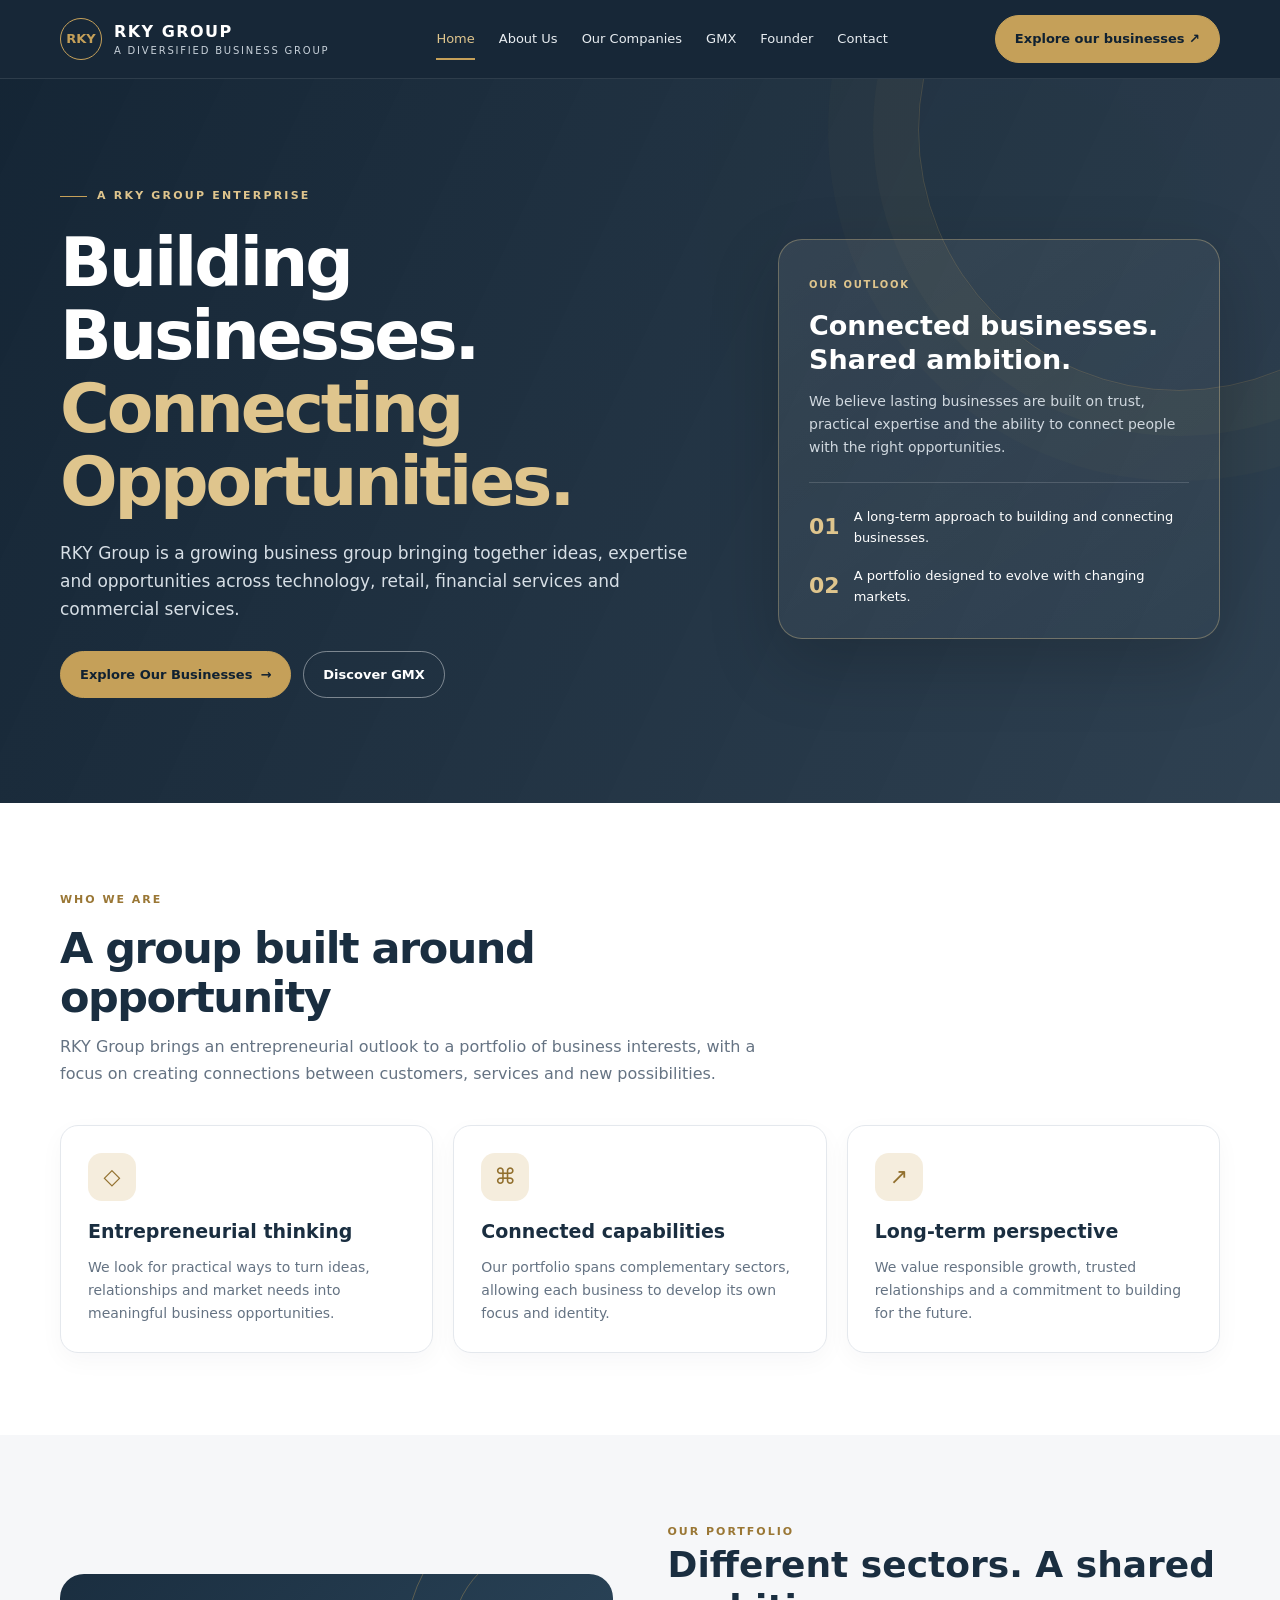
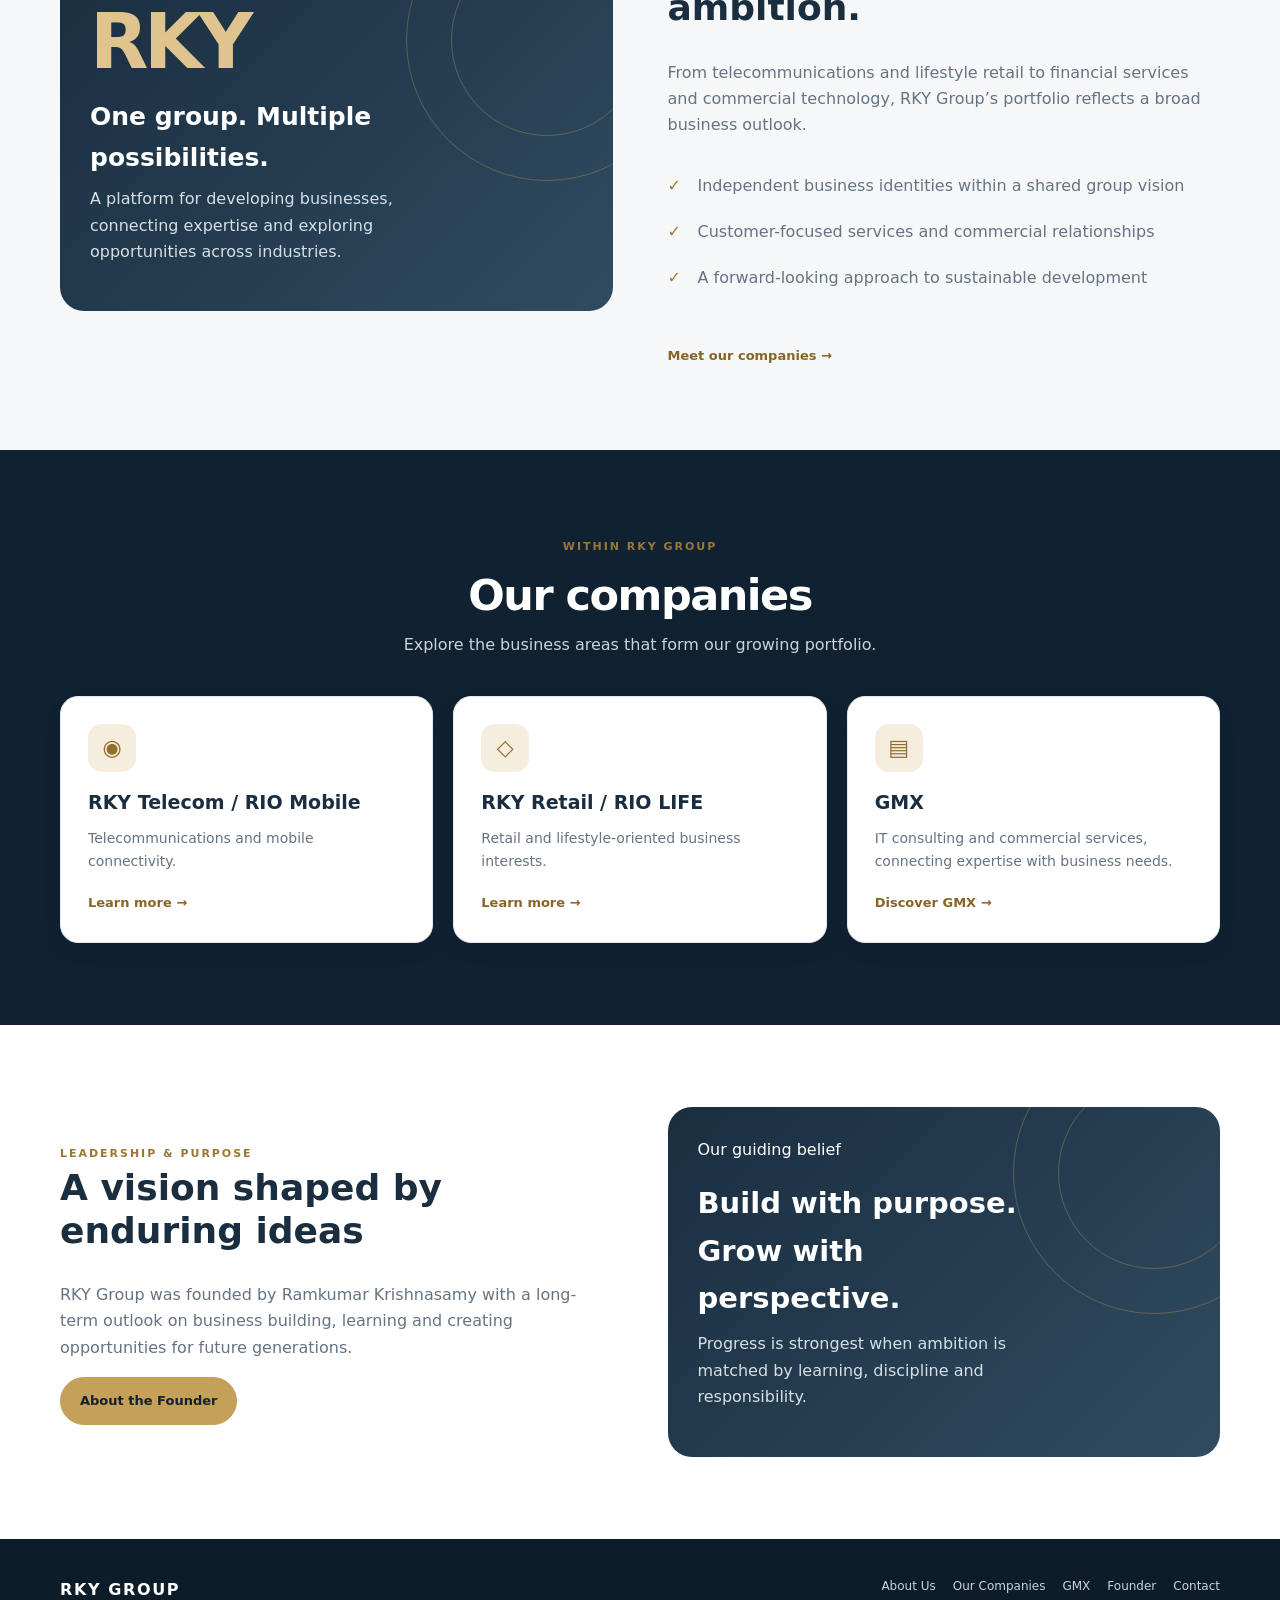
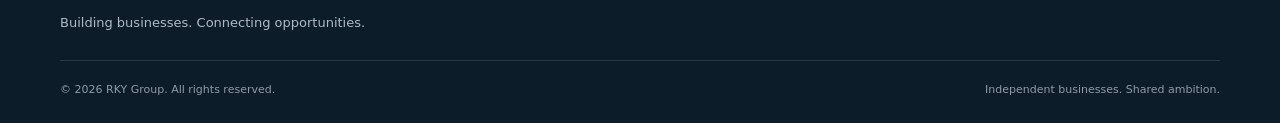
<file: index.html>
<!doctype html><html lang="en"><head><meta charset="utf-8"><meta name="viewport" content="width=device-width,initial-scale=1"><meta name="description" content="RKY Group brings together businesses across technology, retail, financial services and commercial services."><title>RKY Group | Building Businesses. Connecting Opportunities.</title><link rel="stylesheet" href="styles.css"></head><body><header class="site-header"><div class="container nav-wrap"><a class="brand" href="index.html"><span class="brand-mark">RKY</span><span>RKY GROUP<small>A DIVERSIFIED BUSINESS GROUP</small></span></a><button class="menu-toggle" aria-expanded="false" aria-label="Open navigation">☰</button><nav class="nav-links" aria-label="Main navigation"><a href="index.html" aria-current="page">Home</a><a href="about.html">About Us</a><a href="companies.html">Our Companies</a><a href="gmx.html">GMX</a><a href="founder.html">Founder</a><a href="contact.html">Contact</a></nav><a class="nav-cta" href="companies.html">Explore our businesses ↗</a></div></header><main><section class="hero"><div class="container hero-grid"><div><span class="eyebrow">A RKY Group Enterprise</span><h1>Building Businesses.<br><span>Connecting Opportunities.</span></h1><p class="hero-copy">RKY Group is a growing business group bringing together ideas, expertise and opportunities across technology, retail, financial services and commercial services.</p><div class="hero-actions"><a class="button" href="companies.html">Explore Our Businesses <span>→</span></a><a class="button secondary" href="gmx.html">Discover GMX</a></div></div><aside class="hero-panel"><span class="panel-label">Our outlook</span><h2>Connected businesses.<br>Shared ambition.</h2><p>We believe lasting businesses are built on trust, practical expertise and the ability to connect people with the right opportunities.</p><div class="panel-rule"></div><div class="panel-stat"><b>01</b><span>A long-term approach to building and connecting businesses.</span></div><div class="panel-stat" style="margin-top:16px"><b>02</b><span>A portfolio designed to evolve with changing markets.</span></div></aside></div></section><section class="section"><div class="container"><div class="section-heading"><span class="kicker">Who we are</span><h2>A group built around opportunity</h2><p>RKY Group brings an entrepreneurial outlook to a portfolio of business interests, with a focus on creating connections between customers, services and new possibilities.</p></div><div class="card-grid"><article class="card"><div class="card-icon">◇</div><h3>Entrepreneurial thinking</h3><p>We look for practical ways to turn ideas, relationships and market needs into meaningful business opportunities.</p></article><article class="card"><div class="card-icon">⌘</div><h3>Connected capabilities</h3><p>Our portfolio spans complementary sectors, allowing each business to develop its own focus and identity.</p></article><article class="card"><div class="card-icon">↗</div><h3>Long-term perspective</h3><p>We value responsible growth, trusted relationships and a commitment to building for the future.</p></article></div></div></section><section class="section soft"><div class="container split"><div class="visual-frame"><div class="visual-content"><div class="big-letter">RKY</div><h3>One group. Multiple possibilities.</h3><p>A platform for developing businesses, connecting expertise and exploring opportunities across industries.</p></div></div><div><span class="kicker">Our portfolio</span><h2 style="font-size:36px;line-height:1.2;color:var(--navy)">Different sectors. A shared ambition.</h2><p style="color:var(--muted)">From telecommunications and lifestyle retail to financial services and commercial technology, RKY Group’s portfolio reflects a broad business outlook.</p><ul class="check-list"><li>Independent business identities within a shared group vision</li><li>Customer-focused services and commercial relationships</li><li>A forward-looking approach to sustainable development</li></ul><a class="text-link" href="companies.html">Meet our companies →</a></div></div></section><section class="section dark"><div class="container"><div class="section-heading center"><span class="kicker">Within RKY Group</span><h2>Our companies</h2><p>Explore the business areas that form our growing portfolio.</p></div><div class="card-grid"><article class="card"><div class="card-icon">◉</div><h3>RKY Telecom / RIO Mobile</h3><p>Telecommunications and mobile connectivity.</p><a class="text-link" href="companies.html">Learn more →</a></article><article class="card"><div class="card-icon">◇</div><h3>RKY Retail / RIO LIFE</h3><p>Retail and lifestyle-oriented business interests.</p><a class="text-link" href="companies.html">Learn more →</a></article><article class="card"><div class="card-icon">▤</div><h3>GMX</h3><p>IT consulting and commercial services, connecting expertise with business needs.</p><a class="text-link" href="gmx.html">Discover GMX →</a></article></div></div></section><section class="section"><div class="container split"><div><span class="kicker">Leadership & purpose</span><h2 style="font-size:36px;line-height:1.2;color:var(--navy)">A vision shaped by enduring ideas</h2><p style="color:var(--muted)">RKY Group was founded by Ramkumar Krishnasamy with a long-term outlook on business building, learning and creating opportunities for future generations.</p><a class="button" href="founder.html">About the Founder</a></div><div class="visual-frame"><div class="visual-content"><span class="panel-label">Our guiding belief</span><h3 style="font-size:29px">Build with purpose.<br>Grow with perspective.</h3><p>Progress is strongest when ambition is matched by learning, discipline and responsibility.</p></div></div></div></section></main><footer class="site-footer"><div class="container"><div class="footer-top"><div><a class="footer-brand" href="index.html">RKY GROUP</a><p>Building businesses. Connecting opportunities.</p></div><nav class="footer-links"><a href="about.html">About Us</a><a href="companies.html">Our Companies</a><a href="gmx.html">GMX</a><a href="founder.html">Founder</a><a href="contact.html">Contact</a></nav></div><div class="copyright"><span>© <span data-year></span> RKY Group. All rights reserved.</span><span>Independent businesses. Shared ambition.</span></div></div></footer><script src="script.js"></script></body></html>
</file>
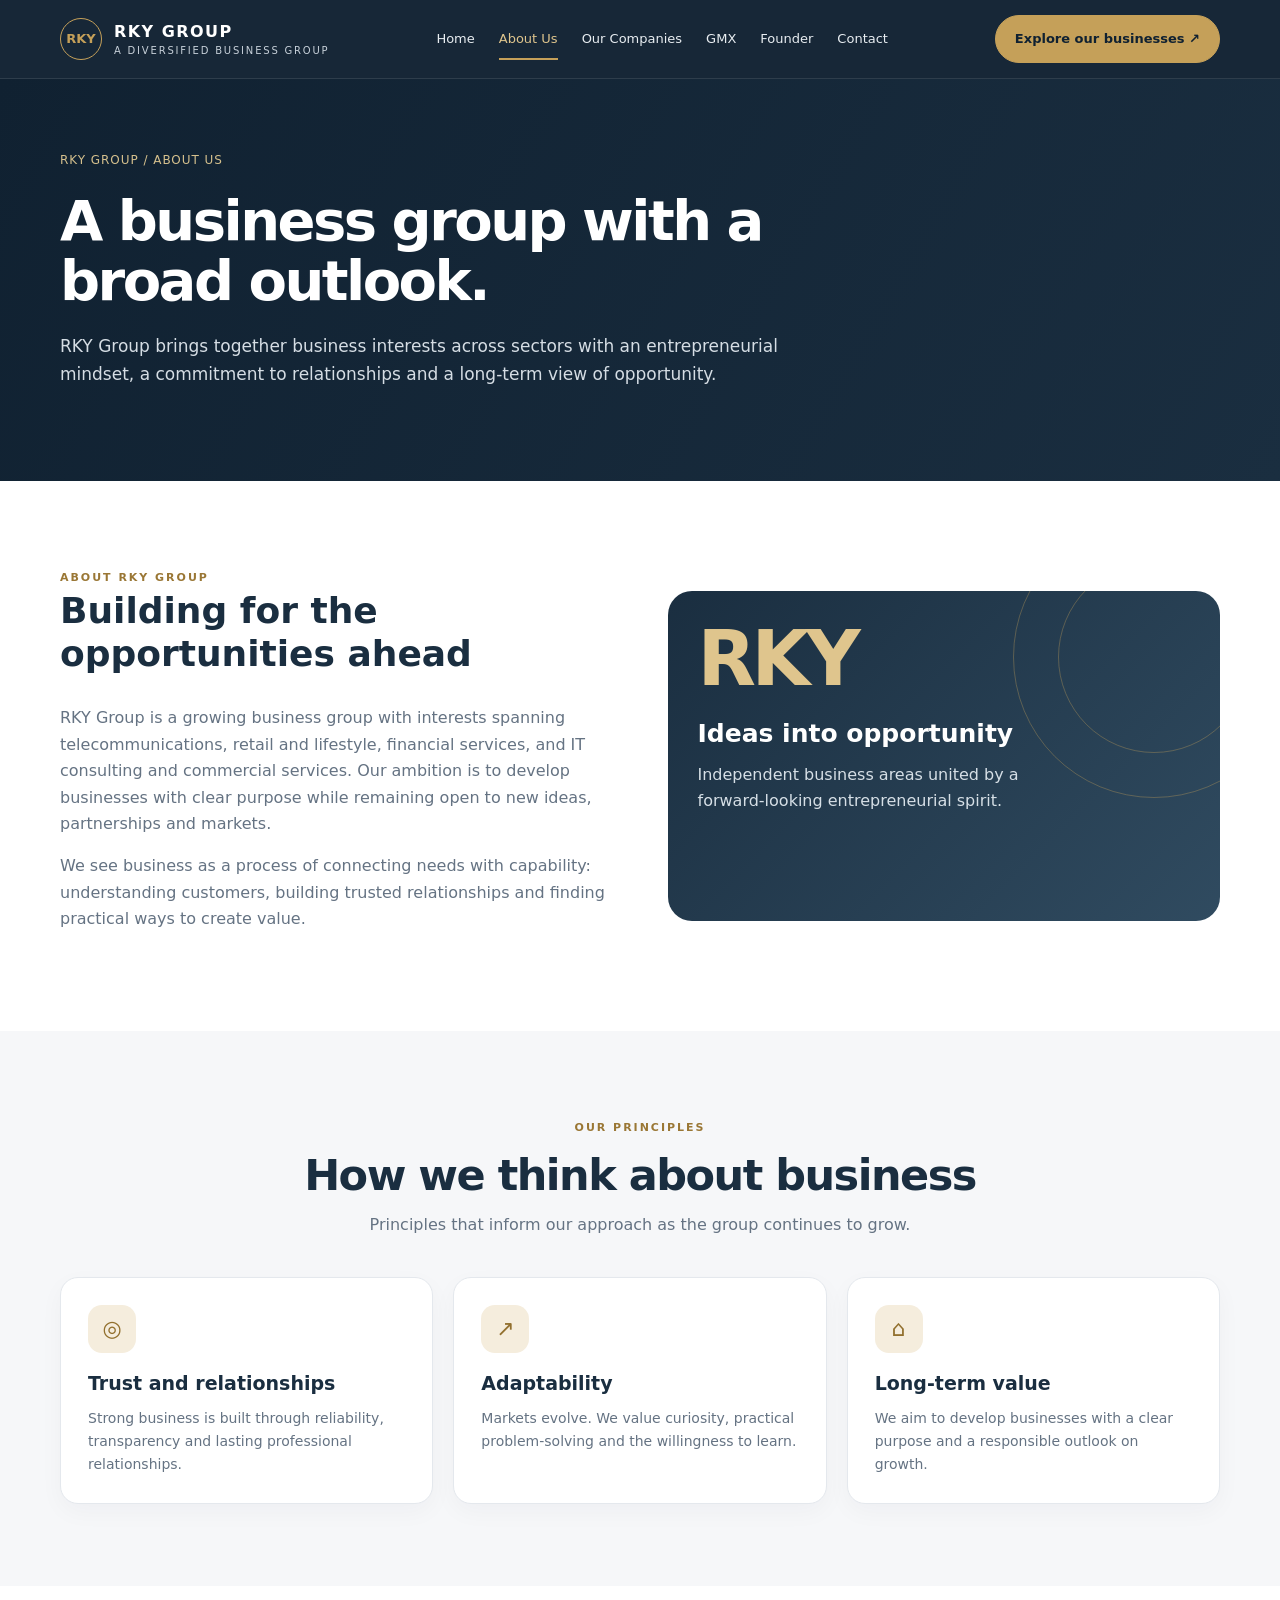
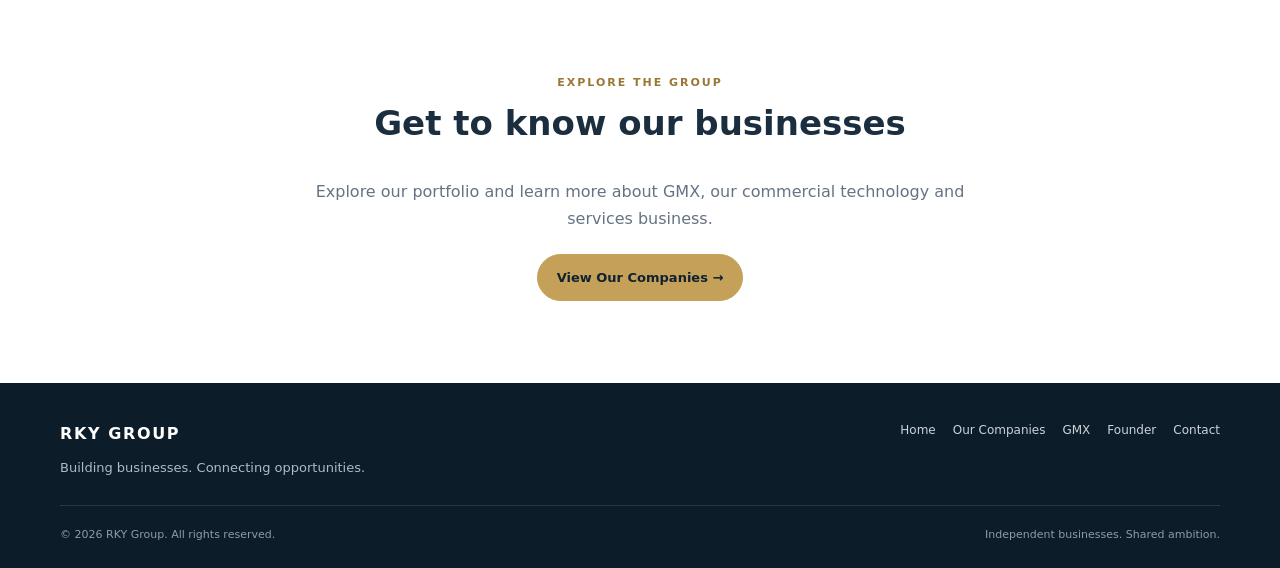
<file: about.html>
<!doctype html><html lang="en"><head><meta charset="utf-8"><meta name="viewport" content="width=device-width,initial-scale=1"><meta name="description" content="Learn about RKY Group and its long-term approach to building businesses."><title>About Us | RKY Group</title><link rel="stylesheet" href="styles.css"></head><body><header class="site-header"><div class="container nav-wrap"><a class="brand" href="index.html"><span class="brand-mark">RKY</span><span>RKY GROUP<small>A DIVERSIFIED BUSINESS GROUP</small></span></a><button class="menu-toggle" aria-expanded="false" aria-label="Open navigation">☰</button><nav class="nav-links"><a href="index.html">Home</a><a href="about.html" aria-current="page">About Us</a><a href="companies.html">Our Companies</a><a href="gmx.html">GMX</a><a href="founder.html">Founder</a><a href="contact.html">Contact</a></nav><a class="nav-cta" href="companies.html">Explore our businesses ↗</a></div></header><main><section class="page-hero"><div class="container"><div class="breadcrumbs">RKY Group / About Us</div><h1>A business group with a broad outlook.</h1><p>RKY Group brings together business interests across sectors with an entrepreneurial mindset, a commitment to relationships and a long-term view of opportunity.</p></div></section><section class="section"><div class="container split"><div><span class="kicker">About RKY Group</span><h2 style="font-size:36px;line-height:1.2;color:var(--navy)">Building for the opportunities ahead</h2><p style="color:var(--muted)">RKY Group is a growing business group with interests spanning telecommunications, retail and lifestyle, financial services, and IT consulting and commercial services. Our ambition is to develop businesses with clear purpose while remaining open to new ideas, partnerships and markets.</p><p style="color:var(--muted)">We see business as a process of connecting needs with capability: understanding customers, building trusted relationships and finding practical ways to create value.</p></div><div class="visual-frame"><div class="visual-content"><div class="big-letter">RKY</div><h3>Ideas into opportunity</h3><p>Independent business areas united by a forward-looking entrepreneurial spirit.</p></div></div></div></section><section class="section soft"><div class="container"><div class="section-heading center"><span class="kicker">Our principles</span><h2>How we think about business</h2><p>Principles that inform our approach as the group continues to grow.</p></div><div class="card-grid"><article class="card"><div class="card-icon">◎</div><h3>Trust and relationships</h3><p>Strong business is built through reliability, transparency and lasting professional relationships.</p></article><article class="card"><div class="card-icon">↗</div><h3>Adaptability</h3><p>Markets evolve. We value curiosity, practical problem-solving and the willingness to learn.</p></article><article class="card"><div class="card-icon">⌂</div><h3>Long-term value</h3><p>We aim to develop businesses with a clear purpose and a responsible outlook on growth.</p></article></div></div></section><section class="section"><div class="container center"><span class="kicker">Explore the group</span><h2 style="font-size:34px;color:var(--navy)">Get to know our businesses</h2><p style="max-width:650px;margin:0 auto 22px;color:var(--muted)">Explore our portfolio and learn more about GMX, our commercial technology and services business.</p><a class="button" href="companies.html">View Our Companies →</a></div></section></main><footer class="site-footer"><div class="container"><div class="footer-top"><div><a class="footer-brand" href="index.html">RKY GROUP</a><p>Building businesses. Connecting opportunities.</p></div><nav class="footer-links"><a href="index.html">Home</a><a href="companies.html">Our Companies</a><a href="gmx.html">GMX</a><a href="founder.html">Founder</a><a href="contact.html">Contact</a></nav></div><div class="copyright"><span>© <span data-year></span> RKY Group. All rights reserved.</span><span>Independent businesses. Shared ambition.</span></div></div></footer><script src="script.js"></script></body></html>
</file>
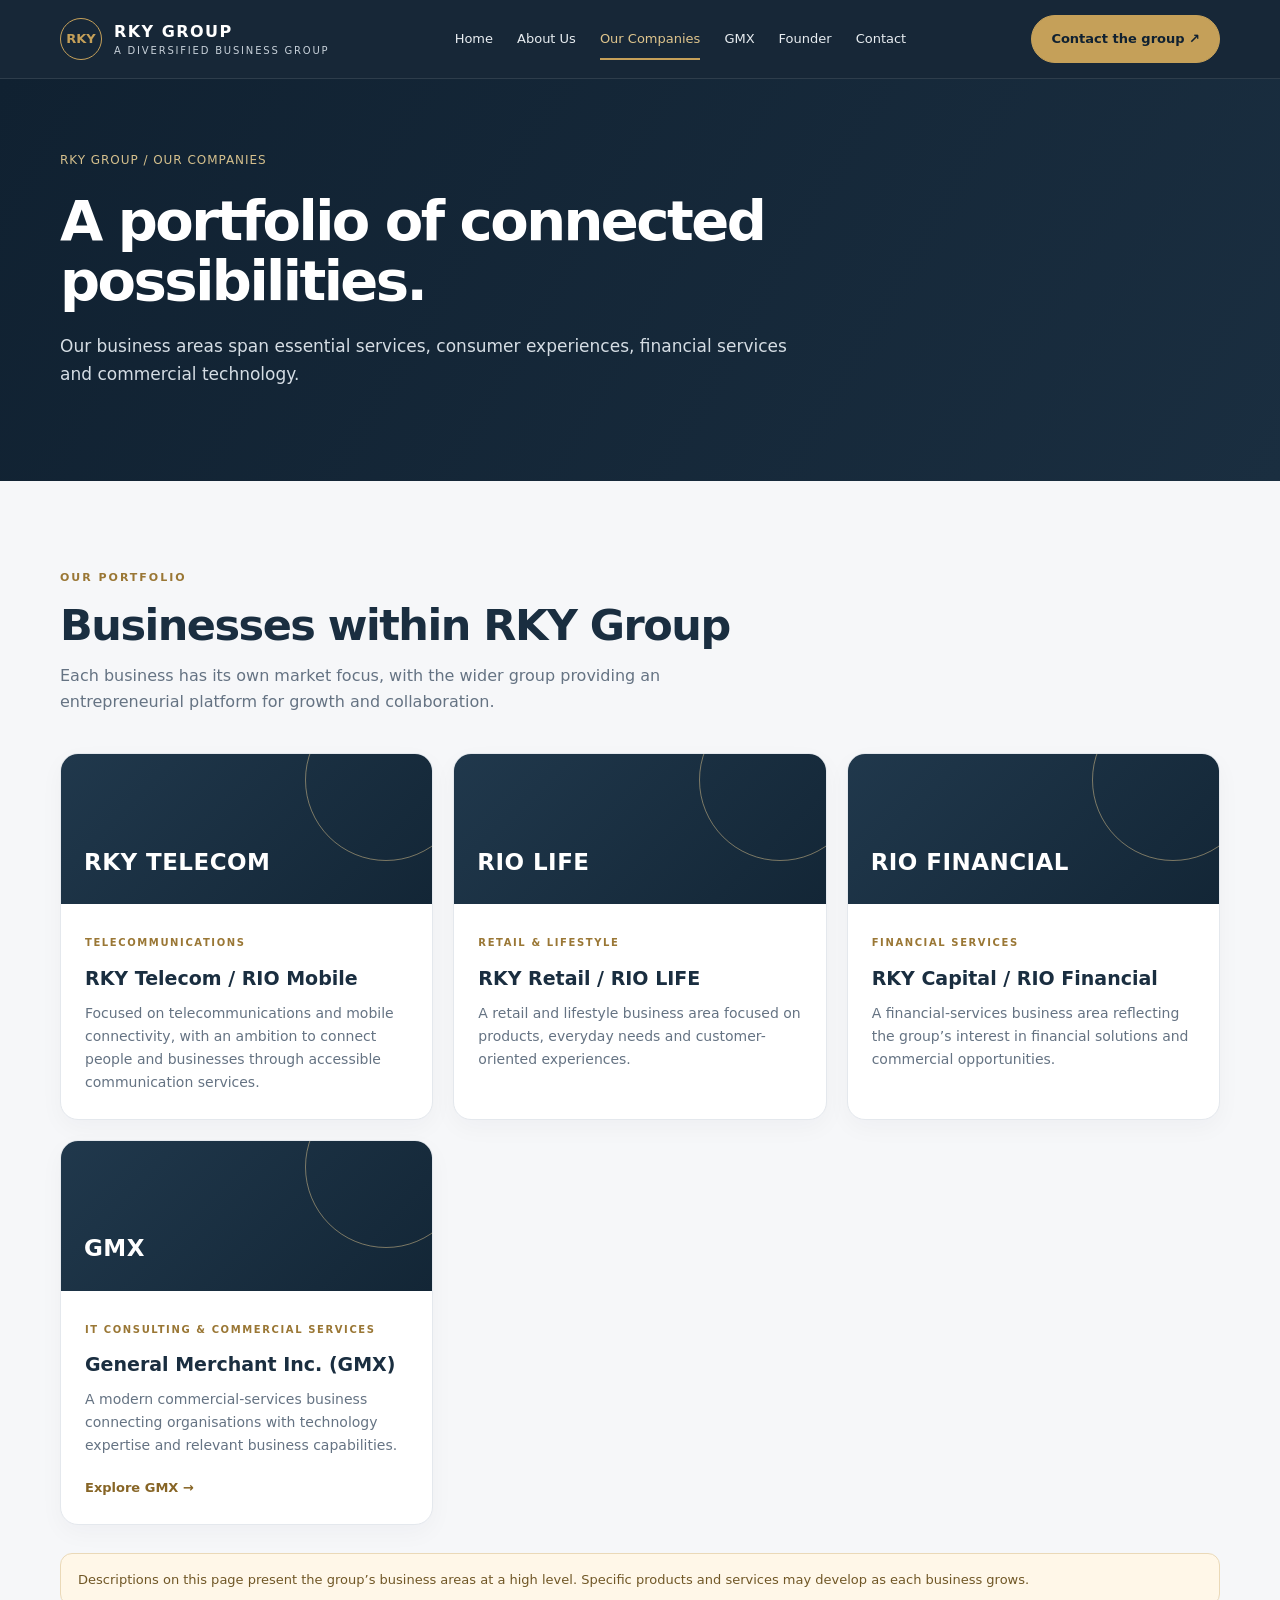
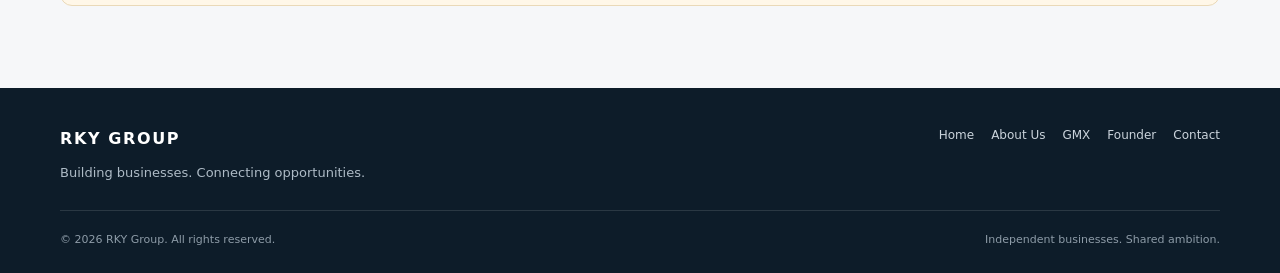
<file: companies.html>
<!doctype html><html lang="en"><head><meta charset="utf-8"><meta name="viewport" content="width=device-width,initial-scale=1"><meta name="description" content="Explore the companies and business areas within RKY Group."><title>Our Companies | RKY Group</title><link rel="stylesheet" href="styles.css"></head><body><header class="site-header"><div class="container nav-wrap"><a class="brand" href="index.html"><span class="brand-mark">RKY</span><span>RKY GROUP<small>A DIVERSIFIED BUSINESS GROUP</small></span></a><button class="menu-toggle" aria-expanded="false" aria-label="Open navigation">☰</button><nav class="nav-links"><a href="index.html">Home</a><a href="about.html">About Us</a><a href="companies.html" aria-current="page">Our Companies</a><a href="gmx.html">GMX</a><a href="founder.html">Founder</a><a href="contact.html">Contact</a></nav><a class="nav-cta" href="contact.html">Contact the group ↗</a></div></header><main><section class="page-hero"><div class="container"><div class="breadcrumbs">RKY Group / Our Companies</div><h1>A portfolio of connected possibilities.</h1><p>Our business areas span essential services, consumer experiences, financial services and commercial technology.</p></div></section><section class="section soft"><div class="container"><div class="section-heading"><span class="kicker">Our portfolio</span><h2>Businesses within RKY Group</h2><p>Each business has its own market focus, with the wider group providing an entrepreneurial platform for growth and collaboration.</p></div><div class="card-grid"><article class="card company-card"><div class="company-art"><strong>RKY TELECOM</strong></div><div class="company-body"><span class="company-type">Telecommunications</span><h3>RKY Telecom / RIO Mobile</h3><p>Focused on telecommunications and mobile connectivity, with an ambition to connect people and businesses through accessible communication services.</p></div></article><article class="card company-card"><div class="company-art"><strong>RIO LIFE</strong></div><div class="company-body"><span class="company-type">Retail & Lifestyle</span><h3>RKY Retail / RIO LIFE</h3><p>A retail and lifestyle business area focused on products, everyday needs and customer-oriented experiences.</p></div></article><article class="card company-card"><div class="company-art"><strong>RIO FINANCIAL</strong></div><div class="company-body"><span class="company-type">Financial Services</span><h3>RKY Capital / RIO Financial</h3><p>A financial-services business area reflecting the group’s interest in financial solutions and commercial opportunities.</p></div></article><article class="card company-card"><div class="company-art"><strong>GMX</strong></div><div class="company-body"><span class="company-type">IT Consulting & Commercial Services</span><h3>General Merchant Inc. (GMX)</h3><p>A modern commercial-services business connecting organisations with technology expertise and relevant business capabilities.</p><a class="text-link" href="gmx.html">Explore GMX →</a></div></article></div><div class="notice spacer-top">Descriptions on this page present the group’s business areas at a high level. Specific products and services may develop as each business grows.</div></div></section></main><footer class="site-footer"><div class="container"><div class="footer-top"><div><a class="footer-brand" href="index.html">RKY GROUP</a><p>Building businesses. Connecting opportunities.</p></div><nav class="footer-links"><a href="index.html">Home</a><a href="about.html">About Us</a><a href="gmx.html">GMX</a><a href="founder.html">Founder</a><a href="contact.html">Contact</a></nav></div><div class="copyright"><span>© <span data-year></span> RKY Group. All rights reserved.</span><span>Independent businesses. Shared ambition.</span></div></div></footer><script src="script.js"></script></body></html>
</file>
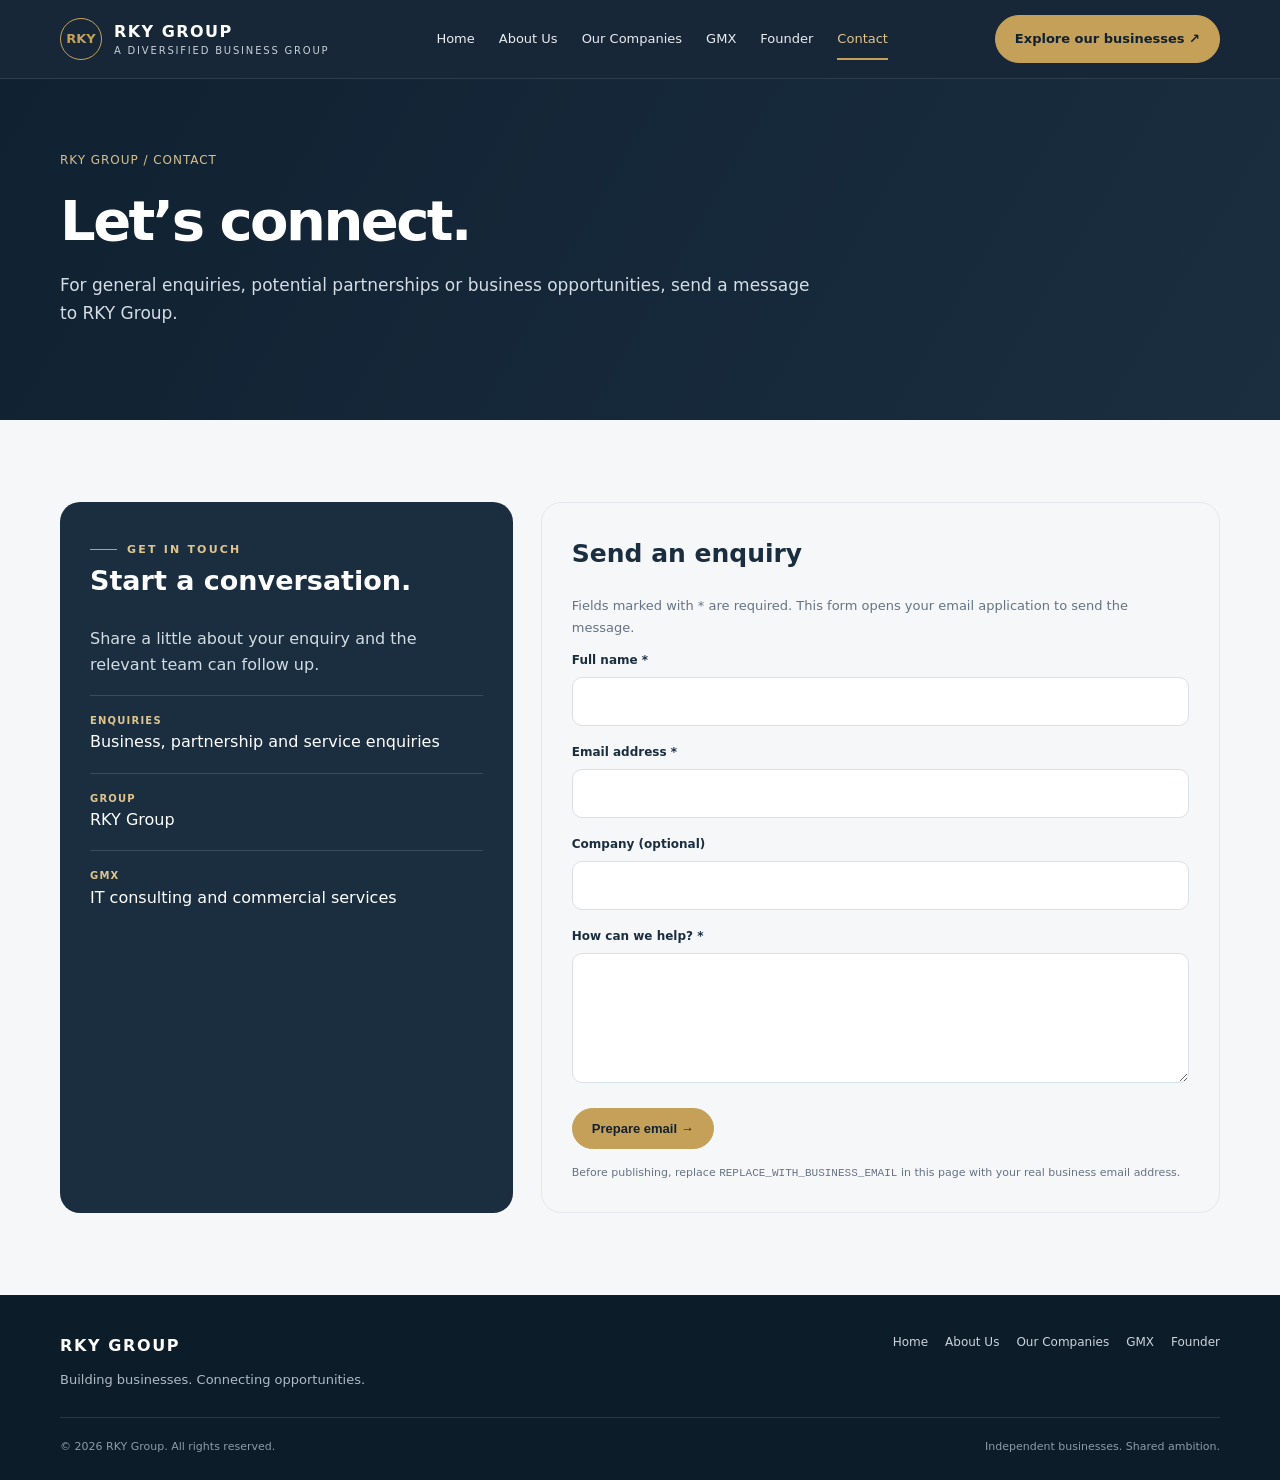
<file: contact.html>
<!doctype html><html lang="en"><head><meta charset="utf-8"><meta name="viewport" content="width=device-width,initial-scale=1"><meta name="description" content="Contact RKY Group for business, partnership and service enquiries."><title>Contact | RKY Group</title><link rel="stylesheet" href="styles.css"></head><body><header class="site-header"><div class="container nav-wrap"><a class="brand" href="index.html"><span class="brand-mark">RKY</span><span>RKY GROUP<small>A DIVERSIFIED BUSINESS GROUP</small></span></a><button class="menu-toggle" aria-expanded="false" aria-label="Open navigation">☰</button><nav class="nav-links"><a href="index.html">Home</a><a href="about.html">About Us</a><a href="companies.html">Our Companies</a><a href="gmx.html">GMX</a><a href="founder.html">Founder</a><a href="contact.html" aria-current="page">Contact</a></nav><a class="nav-cta" href="companies.html">Explore our businesses ↗</a></div></header><main><section class="page-hero"><div class="container"><div class="breadcrumbs">RKY Group / Contact</div><h1>Let’s connect.</h1><p>For general enquiries, potential partnerships or business opportunities, send a message to RKY Group.</p></div></section><section class="section soft"><div class="container contact-layout"><aside class="contact-card"><span class="eyebrow">Get in touch</span><h2>Start a conversation.</h2><p>Share a little about your enquiry and the relevant team can follow up.</p><div class="contact-item"><small>Enquiries</small><span>Business, partnership and service enquiries</span></div><div class="contact-item"><small>Group</small><span>RKY Group</span></div><div class="contact-item"><small>GMX</small><span>IT consulting and commercial services</span></div></aside><form class="contact-form" data-contact-form data-email="ramksamy@pm.me"><h2 style="font-size:25px;color:var(--navy)">Send an enquiry</h2><p style="font-size:13px;color:var(--muted)">Fields marked with * are required. This form opens your email application to send the message.</p><div class="field"><label for="name">Full name *</label><input id="name" name="name" autocomplete="name" required></div><div class="field"><label for="email">Email address *</label><input id="email" name="email" type="email" autocomplete="email" required></div><div class="field"><label for="company">Company (optional)</label><input id="company" name="company" autocomplete="organization"></div><div class="field"><label for="message">How can we help? *</label><textarea id="message" name="message" required></textarea></div><button class="button" type="submit">Prepare email →</button><p style="font-size:11px;color:var(--muted);margin:15px 0 0">Before publishing, replace <code>REPLACE_WITH_BUSINESS_EMAIL</code> in this page with your real business email address.</p></form></div></section></main><footer class="site-footer"><div class="container"><div class="footer-top"><div><a class="footer-brand" href="index.html">RKY GROUP</a><p>Building businesses. Connecting opportunities.</p></div><nav class="footer-links"><a href="index.html">Home</a><a href="about.html">About Us</a><a href="companies.html">Our Companies</a><a href="gmx.html">GMX</a><a href="founder.html">Founder</a></nav></div><div class="copyright"><span>© <span data-year></span> RKY Group. All rights reserved.</span><span>Independent businesses. Shared ambition.</span></div></div></footer><script src="script.js"></script></body></html>
</file>
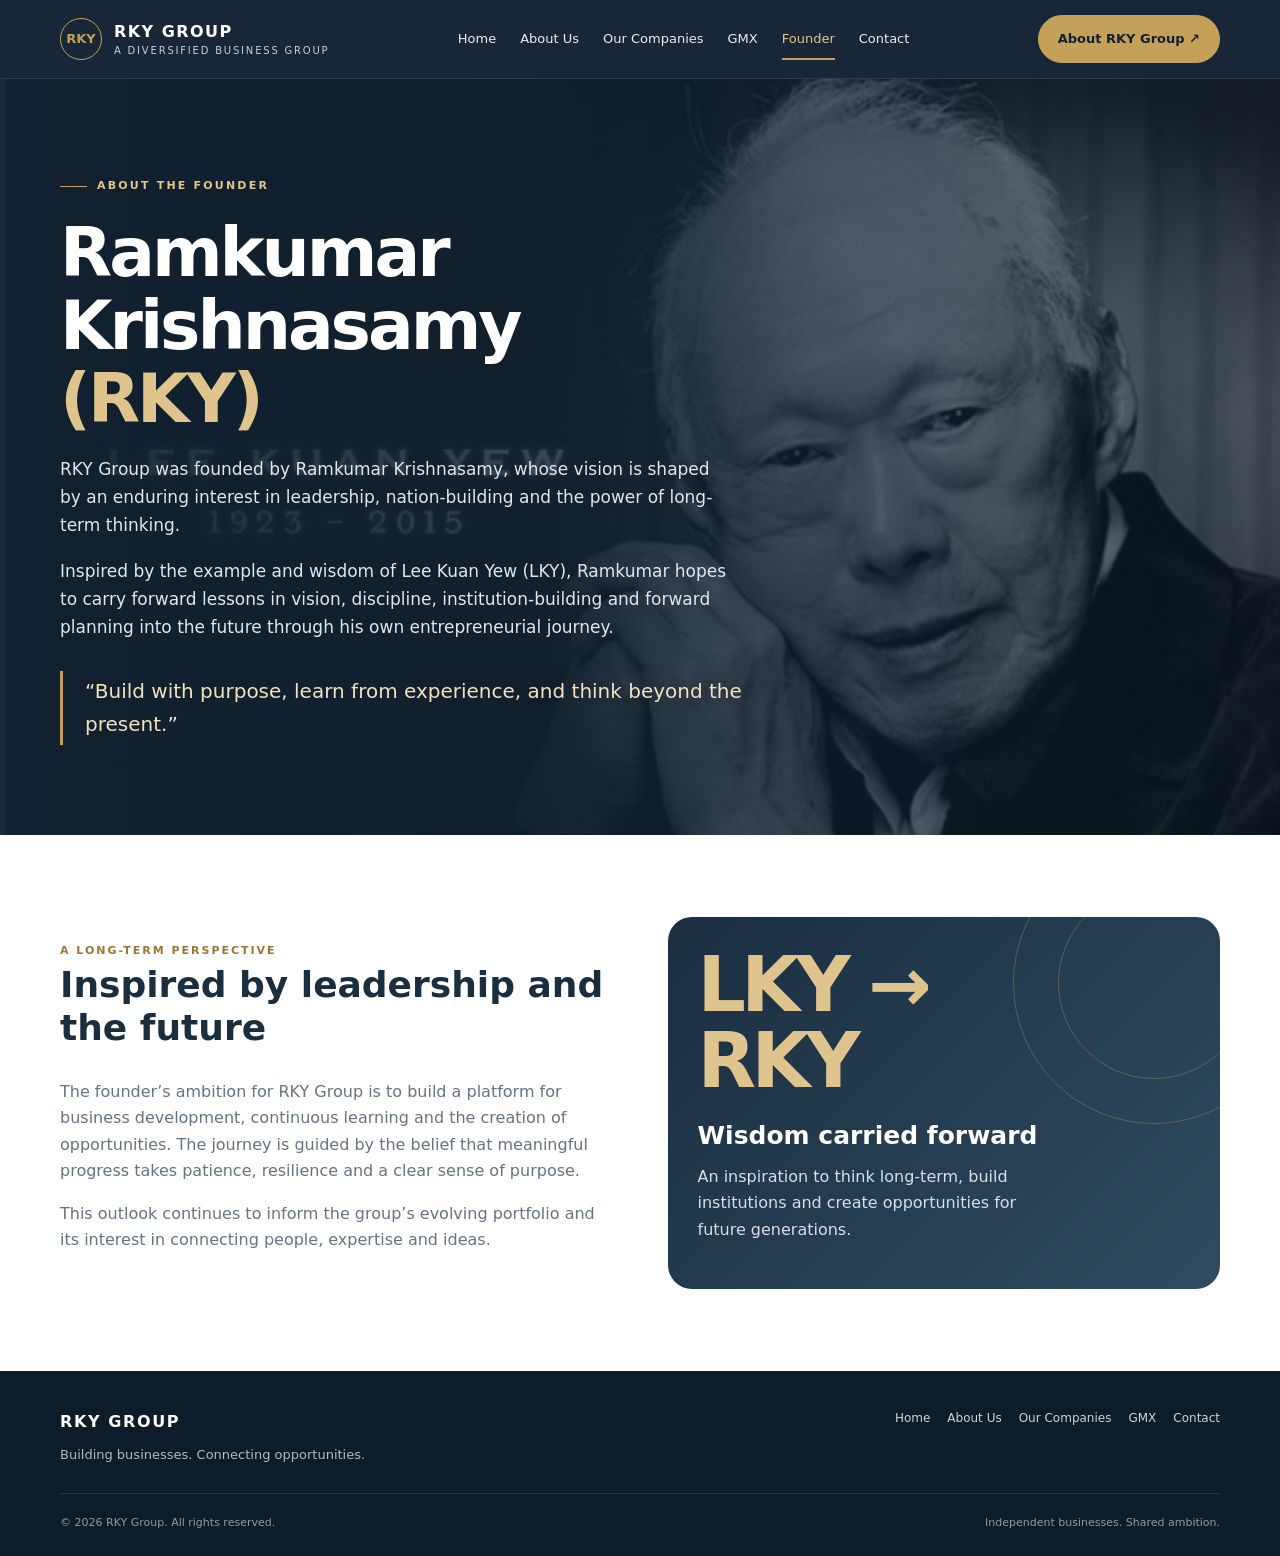
<file: founder.html>
<!doctype html><html lang="en"><head><meta charset="utf-8"><meta name="viewport" content="width=device-width,initial-scale=1"><meta name="description" content="Read about Ramkumar Krishnasamy, founder of RKY Group."><title>Founder | RKY Group</title><link rel="stylesheet" href="styles.css"></head><body><header class="site-header"><div class="container nav-wrap"><a class="brand" href="index.html"><span class="brand-mark">RKY</span><span>RKY GROUP<small>A DIVERSIFIED BUSINESS GROUP</small></span></a><button class="menu-toggle" aria-expanded="false" aria-label="Open navigation">☰</button><nav class="nav-links"><a href="index.html">Home</a><a href="about.html">About Us</a><a href="companies.html">Our Companies</a><a href="gmx.html">GMX</a><a href="founder.html" aria-current="page">Founder</a><a href="contact.html">Contact</a></nav><a class="nav-cta" href="about.html">About RKY Group ↗</a></div></header><main><section class="founder-hero"><div class="container"><div class="founder-copy"><span class="eyebrow">About the Founder</span><h1>Ramkumar Krishnasamy <span style="color:var(--gold-light)">(RKY)</span></h1><p>RKY Group was founded by Ramkumar Krishnasamy, whose vision is shaped by an enduring interest in leadership, nation-building and the power of long-term thinking.</p><p>Inspired by the example and wisdom of Lee Kuan Yew (LKY), Ramkumar hopes to carry forward lessons in vision, discipline, institution-building and forward planning into the future through his own entrepreneurial journey.</p><div class="quote">“Build with purpose, learn from experience, and think beyond the present.”</div></div></div></section><section class="section"><div class="container split"><div><span class="kicker">A long-term perspective</span><h2 style="font-size:36px;line-height:1.2;color:var(--navy)">Inspired by leadership and the future</h2><p style="color:var(--muted)">The founder’s ambition for RKY Group is to build a platform for business development, continuous learning and the creation of opportunities. The journey is guided by the belief that meaningful progress takes patience, resilience and a clear sense of purpose.</p><p style="color:var(--muted)">This outlook continues to inform the group’s evolving portfolio and its interest in connecting people, expertise and ideas.</p></div><div class="visual-frame"><div class="visual-content"><div class="big-letter">LKY → RKY</div><h3>Wisdom carried forward</h3><p>An inspiration to think long-term, build institutions and create opportunities for future generations.</p></div></div></div></section></main><footer class="site-footer"><div class="container"><div class="footer-top"><div><a class="footer-brand" href="index.html">RKY GROUP</a><p>Building businesses. Connecting opportunities.</p></div><nav class="footer-links"><a href="index.html">Home</a><a href="about.html">About Us</a><a href="companies.html">Our Companies</a><a href="gmx.html">GMX</a><a href="contact.html">Contact</a></nav></div><div class="copyright"><span>© <span data-year></span> RKY Group. All rights reserved.</span><span>Independent businesses. Shared ambition.</span></div></div></footer><script src="script.js"></script></body></html>
</file>
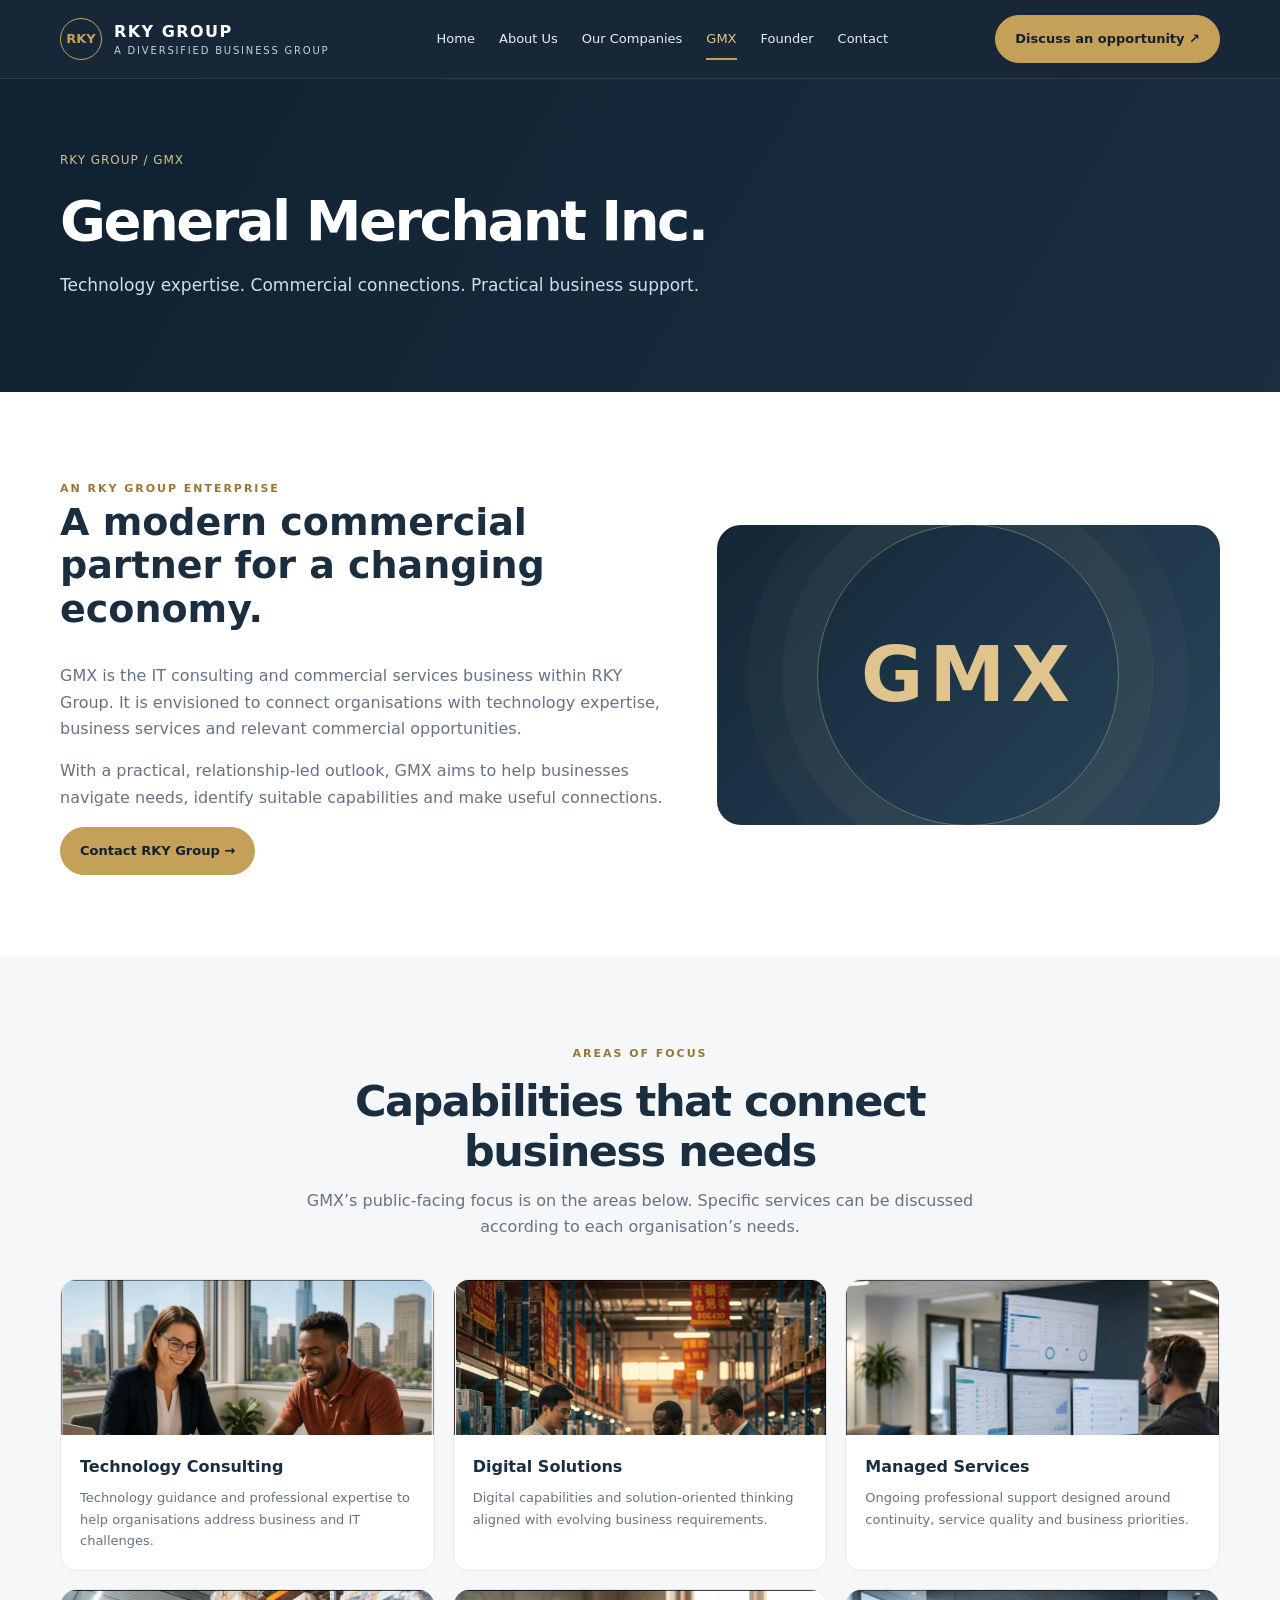
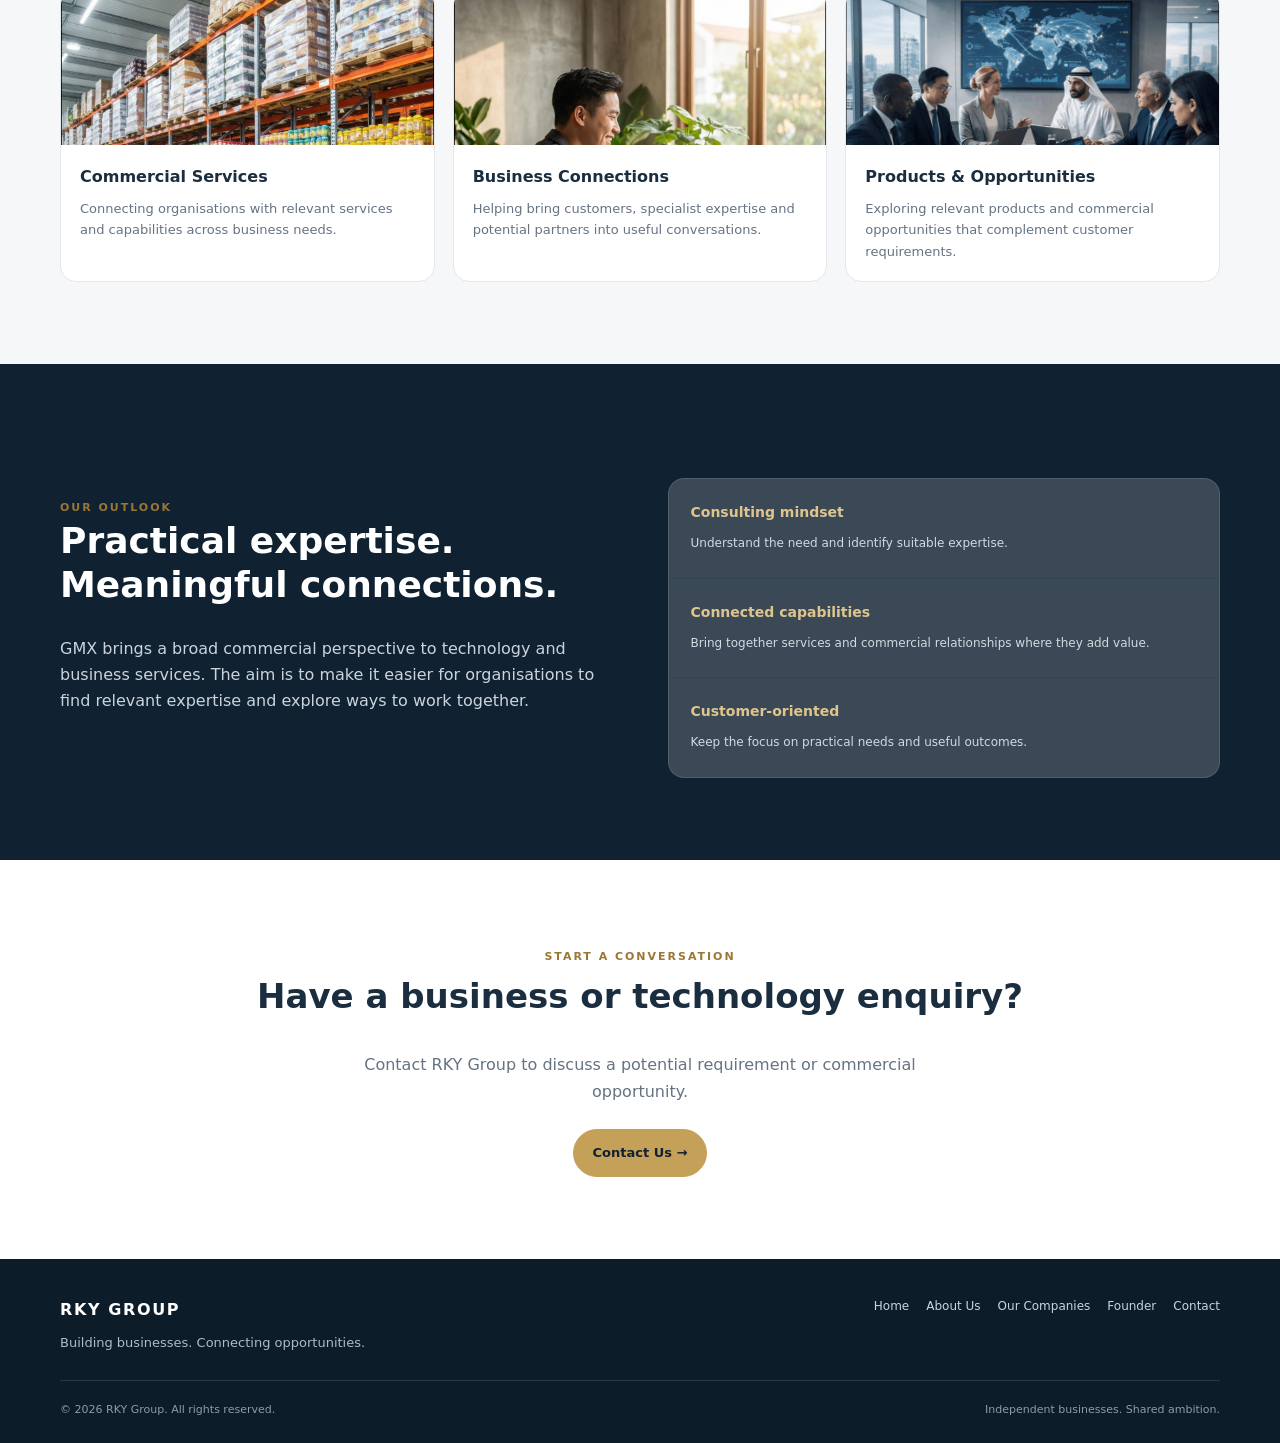
<file: gmx.html>
<!doctype html><html lang="en"><head><meta charset="utf-8"><meta name="viewport" content="width=device-width,initial-scale=1"><meta name="description" content="General Merchant Inc. (GMX), an RKY Group business focused on IT consulting and commercial services."><title>GMX | General Merchant Inc. | RKY Group</title><link rel="stylesheet" href="styles.css"></head><body><header class="site-header"><div class="container nav-wrap"><a class="brand" href="index.html"><span class="brand-mark">RKY</span><span>RKY GROUP<small>A DIVERSIFIED BUSINESS GROUP</small></span></a><button class="menu-toggle" aria-expanded="false" aria-label="Open navigation">☰</button><nav class="nav-links"><a href="index.html">Home</a><a href="about.html">About Us</a><a href="companies.html">Our Companies</a><a href="gmx.html" aria-current="page">GMX</a><a href="founder.html">Founder</a><a href="contact.html">Contact</a></nav><a class="nav-cta" href="contact.html">Discuss an opportunity ↗</a></div></header><main><section class="page-hero"><div class="container"><div class="breadcrumbs">RKY Group / GMX</div><h1>General Merchant Inc.</h1><p>Technology expertise. Commercial connections. Practical business support.</p></div></section><section class="section"><div class="container gmx-intro"><div><span class="kicker">An RKY Group enterprise</span><h2 style="font-size:38px;line-height:1.15;color:var(--navy)">A modern commercial partner for a changing economy.</h2><p style="color:var(--muted)">GMX is the IT consulting and commercial services business within RKY Group. It is envisioned to connect organisations with technology expertise, business services and relevant commercial opportunities.</p><p style="color:var(--muted)">With a practical, relationship-led outlook, GMX aims to help businesses navigate needs, identify suitable capabilities and make useful connections.</p><a class="button" href="contact.html">Contact RKY Group →</a></div><div class="gmx-mark" aria-label="GMX brand graphic"><strong>GMX</strong></div></div></section><section class="section soft"><div class="container"><div class="section-heading center"><span class="kicker">Areas of focus</span><h2>Capabilities that connect business needs</h2><p>GMX’s public-facing focus is on the areas below. Specific services can be discussed according to each organisation’s needs.</p></div><div class="pillar-grid"><article class="pillar-card"><div class="pillar-image"><img src="Pillar1.PNG" alt="Technology consulting visual" onerror="this.style.display='none';this.parentElement.textContent='01'"></div><div class="pillar-copy"><h3>Technology Consulting</h3><p>Technology guidance and professional expertise to help organisations address business and IT challenges.</p></div></article><article class="pillar-card"><div class="pillar-image"><img src="Pillar2.PNG" alt="Digital solutions visual" onerror="this.style.display='none';this.parentElement.textContent='02'"></div><div class="pillar-copy"><h3>Digital Solutions</h3><p>Digital capabilities and solution-oriented thinking aligned with evolving business requirements.</p></div></article><article class="pillar-card"><div class="pillar-image"><img src="Pillar3.PNG" alt="Managed services visual" onerror="this.style.display='none';this.parentElement.textContent='03'"></div><div class="pillar-copy"><h3>Managed Services</h3><p>Ongoing professional support designed around continuity, service quality and business priorities.</p></div></article><article class="pillar-card"><div class="pillar-image"><img src="Pillar4.PNG" alt="Commercial services visual" onerror="this.style.display='none';this.parentElement.textContent='04'"></div><div class="pillar-copy"><h3>Commercial Services</h3><p>Connecting organisations with relevant services and capabilities across business needs.</p></div></article><article class="pillar-card"><div class="pillar-image"><img src="Pillar5.PNG" alt="Business connections visual" onerror="this.style.display='none';this.parentElement.textContent='05'"></div><div class="pillar-copy"><h3>Business Connections</h3><p>Helping bring customers, specialist expertise and potential partners into useful conversations.</p></div></article><article class="pillar-card"><div class="pillar-image"><img src="Pillar6.PNG" alt="Products and opportunities visual" onerror="this.style.display='none';this.parentElement.textContent='06'"></div><div class="pillar-copy"><h3>Products & Opportunities</h3><p>Exploring relevant products and commercial opportunities that complement customer requirements.</p></div></article></div></div></section><section class="section dark"><div class="container split"><div><span class="kicker">Our outlook</span><h2 style="font-size:36px;line-height:1.2">Practical expertise. Meaningful connections.</h2><p style="color:#cbd4dc">GMX brings a broad commercial perspective to technology and business services. The aim is to make it easier for organisations to find relevant expertise and explore ways to work together.</p></div><div class="feature-strip" style="grid-template-columns:1fr"><div><b>Consulting mindset</b><span>Understand the need and identify suitable expertise.</span></div><div><b>Connected capabilities</b><span>Bring together services and commercial relationships where they add value.</span></div><div><b>Customer-oriented</b><span>Keep the focus on practical needs and useful outcomes.</span></div></div></div></section><section class="section"><div class="container center"><span class="kicker">Start a conversation</span><h2 style="font-size:34px;color:var(--navy)">Have a business or technology enquiry?</h2><p style="max-width:640px;margin:0 auto 24px;color:var(--muted)">Contact RKY Group to discuss a potential requirement or commercial opportunity.</p><a class="button" href="contact.html">Contact Us →</a></div></section></main><footer class="site-footer"><div class="container"><div class="footer-top"><div><a class="footer-brand" href="index.html">RKY GROUP</a><p>Building businesses. Connecting opportunities.</p></div><nav class="footer-links"><a href="index.html">Home</a><a href="about.html">About Us</a><a href="companies.html">Our Companies</a><a href="founder.html">Founder</a><a href="contact.html">Contact</a></nav></div><div class="copyright"><span>© <span data-year></span> RKY Group. All rights reserved.</span><span>Independent businesses. Shared ambition.</span></div></div></footer><script src="script.js"></script></body></html>
</file>
<file: styles.css>
:root{--navy:#1a2e40;--navy-deep:#102131;--gold:#c5a059;--gold-light:#dfc58d;--ink:#263746;--muted:#657383;--paper:#f6f7f9;--white:#fff;--line:#e4e8ed;--shadow:0 18px 45px rgba(16,33,49,.10);--radius:18px}*{box-sizing:border-box}html{scroll-behavior:smooth}body{margin:0;font-family:Inter,ui-sans-serif,system-ui,-apple-system,BlinkMacSystemFont,"Segoe UI",sans-serif;color:var(--ink);background:#fff;line-height:1.65}a{color:inherit;text-decoration:none}img{max-width:100%;display:block}.container{width:min(1160px,calc(100% - 40px));margin-inline:auto}.site-header{position:sticky;top:0;z-index:50;background:rgba(16,33,49,.97);backdrop-filter:blur(14px);border-bottom:1px solid rgba(255,255,255,.1)}.nav-wrap{min-height:78px;display:flex;align-items:center;justify-content:space-between;gap:24px}.brand{display:flex;align-items:center;gap:12px;color:#fff;font-weight:800;letter-spacing:.09em}.brand-mark{width:42px;height:42px;border:1px solid var(--gold);display:grid;place-items:center;color:var(--gold);font-size:13px;letter-spacing:0;border-radius:50%}.brand small{display:block;font-size:10px;letter-spacing:.18em;color:#c7d0d9;font-weight:500;margin-top:-2px}.nav-links{display:flex;align-items:center;gap:24px;color:#e8edf1;font-size:13px}.nav-links a{padding:28px 0;position:relative}.nav-links a:hover,.nav-links a[aria-current=page]{color:var(--gold-light)}.nav-links a[aria-current=page]:after{content:"";position:absolute;bottom:18px;left:0;right:0;height:2px;background:var(--gold)}.nav-cta,.button{display:inline-flex;align-items:center;justify-content:center;gap:8px;padding:12px 19px;border-radius:999px;background:var(--gold);color:var(--navy-deep);font-weight:750;font-size:13px;border:1px solid var(--gold);transition:.2s}.nav-cta:hover,.button:hover{background:var(--gold-light);transform:translateY(-1px)}.button.secondary{background:transparent;color:#fff;border-color:rgba(255,255,255,.42)}.button.secondary:hover{background:rgba(255,255,255,.08)}.menu-toggle{display:none;background:none;border:1px solid rgba(255,255,255,.3);color:white;border-radius:10px;padding:9px 12px;font-size:20px}.hero{background:linear-gradient(115deg,rgba(16,33,49,.98),rgba(26,46,64,.91)),radial-gradient(circle at 80% 20%,rgba(197,160,89,.2),transparent 38%);color:#fff;position:relative;overflow:hidden}.hero:after{content:"";position:absolute;width:520px;height:520px;border:1px solid rgba(197,160,89,.22);border-radius:50%;right:-160px;top:-210px;box-shadow:0 0 0 45px rgba(197,160,89,.035),0 0 0 90px rgba(197,160,89,.025)}.hero-grid{display:grid;grid-template-columns:1.2fr .8fr;gap:55px;align-items:center;padding:100px 0 105px;position:relative;z-index:1}.eyebrow{display:inline-flex;align-items:center;gap:10px;color:var(--gold-light);font-size:11px;text-transform:uppercase;letter-spacing:.2em;font-weight:800}.eyebrow:before{content:"";width:27px;height:1px;background:var(--gold)}h1,h2,h3,p{margin-top:0}h1{font-size:clamp(40px,5.3vw,68px);line-height:1.08;letter-spacing:-.045em;margin:20px 0}.hero h1 span{color:var(--gold-light)}.hero-copy{max-width:650px;color:#d7dfe6;font-size:17px}.hero-actions{display:flex;gap:12px;flex-wrap:wrap;margin-top:28px}.hero-panel{border:1px solid rgba(223,197,141,.35);border-radius:24px;padding:30px;background:linear-gradient(145deg,rgba(255,255,255,.08),rgba(255,255,255,.025));box-shadow:0 25px 70px rgba(0,0,0,.18)}.hero-panel .panel-label{color:var(--gold-light);text-transform:uppercase;letter-spacing:.17em;font-size:10px;font-weight:800}.hero-panel h2{font-size:27px;line-height:1.25;margin:13px 0}.hero-panel p{color:#d0d8df;font-size:14px}.panel-rule{height:1px;background:rgba(255,255,255,.15);margin:23px 0}.panel-stat{display:flex;align-items:center;gap:14px;color:#fff;font-size:13px}.panel-stat b{font-size:22px;color:var(--gold-light)}.section{padding:82px 0}.section.soft{background:var(--paper)}.section.dark{background:var(--navy-deep);color:white}.section-heading{max-width:720px;margin-bottom:38px}.section-heading.center{text-align:center;margin-inline:auto}.section-heading h2{font-size:clamp(30px,3.6vw,43px);line-height:1.15;letter-spacing:-.035em;color:var(--navy);margin:12px 0}.section.dark .section-heading h2{color:white}.section-heading p{color:var(--muted);font-size:16px}.section.dark .section-heading p{color:#cbd4dc}.kicker{color:#9a7735;text-transform:uppercase;letter-spacing:.18em;font-size:11px;font-weight:800}.card-grid{display:grid;grid-template-columns:repeat(3,1fr);gap:20px}.card{background:#fff;border:1px solid var(--line);border-radius:var(--radius);padding:27px;box-shadow:0 8px 24px rgba(16,33,49,.035);height:100%}.card h3{color:var(--navy);font-size:19px;margin:15px 0 8px}.card p{color:var(--muted);font-size:14px;margin-bottom:0}.card-icon{width:48px;height:48px;display:grid;place-items:center;border-radius:14px;background:#f5eddd;color:#92702e;font-size:22px}.text-link{display:inline-flex;gap:8px;align-items:center;color:#876526;font-weight:800;font-size:13px;margin-top:19px}.split{display:grid;grid-template-columns:1fr 1fr;gap:55px;align-items:center}.visual-frame{min-height:330px;border-radius:24px;background:linear-gradient(135deg,#1a2e40,#304b60);padding:30px;position:relative;overflow:hidden;color:#fff}.visual-frame:before,.visual-frame:after{content:"";position:absolute;border:1px solid rgba(197,160,89,.35);border-radius:50%;width:280px;height:280px;right:-75px;top:-75px}.visual-frame:after{width:190px;height:190px;right:-30px;top:-30px}.visual-content{position:relative;z-index:1;max-width:360px}.visual-content .big-letter{font-size:76px;line-height:1;color:var(--gold-light);font-weight:800;letter-spacing:-.06em}.visual-content h3{font-size:25px;margin:16px 0 8px}.visual-content p{color:#d6dfe6}.check-list{padding:0;list-style:none;margin:24px 0}.check-list li{padding:10px 0 10px 30px;position:relative;color:var(--muted)}.check-list li:before{content:"✓";position:absolute;left:0;color:#a17a2d;font-weight:900}.page-hero{background:linear-gradient(120deg,var(--navy-deep),var(--navy));color:white;padding:72px 0 76px}.page-hero h1{font-size:clamp(38px,4.5vw,56px);max-width:850px}.page-hero p{color:#d5dde4;max-width:760px;font-size:17px}.breadcrumbs{font-size:12px;color:#d5c08d;letter-spacing:.08em;text-transform:uppercase}.company-card{padding:0;overflow:hidden}.company-art{height:150px;background:linear-gradient(135deg,#20384c,#132636);display:flex;align-items:end;padding:23px;color:#fff;position:relative}.company-art:after{content:"";position:absolute;width:160px;height:160px;border:1px solid rgba(223,197,141,.5);border-radius:50%;right:-35px;top:-55px}.company-art strong{position:relative;z-index:1;font-size:23px;letter-spacing:.02em}.company-body{padding:24px}.company-type{font-size:10px;text-transform:uppercase;letter-spacing:.16em;color:#9a7735;font-weight:800}.company-body h3{margin:8px 0}.feature-strip{display:grid;grid-template-columns:repeat(3,1fr);gap:1px;background:rgba(255,255,255,.15);border:1px solid rgba(255,255,255,.15);border-radius:16px;overflow:hidden;margin-top:32px}.feature-strip div{padding:22px;background:rgba(255,255,255,.04)}.feature-strip b{display:block;color:var(--gold-light);font-size:14px;margin-bottom:5px}.feature-strip span{color:#d1dae1;font-size:12px}.gmx-intro{display:grid;grid-template-columns:1.1fr .9fr;gap:42px;align-items:center}.gmx-mark{min-height:300px;border-radius:24px;background:linear-gradient(135deg,#132636,#29465b);display:grid;place-items:center;color:var(--gold-light);position:relative;overflow:hidden}.gmx-mark:before{content:"";position:absolute;width:300px;height:300px;border:1px solid rgba(223,197,141,.4);border-radius:50%;box-shadow:0 0 0 35px rgba(223,197,141,.04),0 0 0 70px rgba(223,197,141,.03)}.gmx-mark strong{position:relative;font-size:76px;letter-spacing:.08em}.pillar-grid{display:grid;grid-template-columns:repeat(3,1fr);gap:18px}.pillar-card{border:1px solid var(--line);border-radius:16px;overflow:hidden;background:#fff}.pillar-image{height:155px;background:linear-gradient(135deg,#1a2e40,#476175);display:grid;place-items:center;color:var(--gold-light);font-size:35px;overflow:hidden}.pillar-image img{width:100%;height:100%;object-fit:cover}.pillar-copy{padding:19px}.pillar-copy h3{font-size:16px;color:var(--navy);margin-bottom:7px}.pillar-copy p{font-size:13px;color:var(--muted);margin:0}.founder-hero{min-height:560px;display:flex;align-items:center;background:linear-gradient(90deg,rgba(16,33,49,.96),rgba(16,33,49,.78) 55%,rgba(16,33,49,.55)),url('founder.jpg') center 35%/cover no-repeat;color:#fff}.founder-copy{max-width:760px;padding:90px 0}.founder-copy h1{max-width:650px}.founder-copy p{font-size:17px;color:#e0e6eb;max-width:670px}.quote{border-left:3px solid var(--gold);padding:4px 0 4px 22px;color:#f0e2c1;font-size:20px;margin-top:30px}.contact-layout{display:grid;grid-template-columns:.8fr 1.2fr;gap:28px}.contact-card{background:var(--navy);color:white;border-radius:20px;padding:30px}.contact-card h2{font-size:27px}.contact-card p{color:#d3dce3}.contact-item{padding:17px 0;border-top:1px solid rgba(255,255,255,.14)}.contact-item small{display:block;color:var(--gold-light);text-transform:uppercase;letter-spacing:.12em;font-size:10px;font-weight:800}.contact-form{padding:30px;border:1px solid var(--line);border-radius:20px}.field{margin-bottom:17px}.field label{display:block;font-size:12px;font-weight:800;color:var(--navy);margin-bottom:6px}.field input,.field textarea{width:100%;border:1px solid #d9e0e6;border-radius:10px;padding:12px 13px;font:inherit;font-size:14px;background:#fff}.field textarea{min-height:130px;resize:vertical}.site-footer{background:#0d1c29;color:#cbd4dc;padding:38px 0 24px}.footer-top{display:flex;justify-content:space-between;align-items:flex-start;gap:30px;padding-bottom:27px;border-bottom:1px solid rgba(255,255,255,.12)}.footer-brand{color:white;font-weight:800;letter-spacing:.1em}.footer-top p{font-size:13px;max-width:400px;color:#aebbc6;margin:9px 0 0}.footer-links{display:flex;flex-wrap:wrap;gap:17px;font-size:12px}.footer-links a:hover{color:var(--gold-light)}.copyright{font-size:11px;color:#8e9ca8;padding-top:20px;display:flex;justify-content:space-between;gap:15px}.notice{background:#fff7e8;border:1px solid #ead9b8;border-radius:12px;padding:15px 17px;color:#705726;font-size:13px}.center{text-align:center}.spacer-top{margin-top:28px}@media(max-width:900px){.nav-links{gap:14px}.nav-links a{font-size:12px}.nav-cta{display:none}.hero-grid,.split,.gmx-intro{grid-template-columns:1fr;gap:32px}.hero-grid{padding:75px 0}.hero-panel{max-width:600px}.card-grid,.pillar-grid{grid-template-columns:repeat(2,1fr)}.contact-layout{grid-template-columns:1fr}.founder-hero{background-position:60% center}}@media(max-width:680px){.container{width:min(100% - 30px,1160px)}.nav-wrap{min-height:68px;flex-wrap:wrap}.menu-toggle{display:block}.nav-links{display:none;order:3;width:100%;padding:0 0 17px;flex-direction:column;align-items:stretch;gap:0}.nav-links.open{display:flex}.nav-links a{padding:11px 2px;border-top:1px solid rgba(255,255,255,.08)}.nav-links a[aria-current=page]:after{display:none}.hero-grid{padding:60px 0}.hero-copy{font-size:15px}.hero-panel{padding:24px}.section{padding:60px 0}.card-grid,.pillar-grid{grid-template-columns:1fr}.page-hero{padding:54px 0}.feature-strip{grid-template-columns:1fr}.founder-hero{min-height:520px;background-position:63% center}.founder-copy{padding:65px 0}.founder-copy p{font-size:15px}.footer-top,.copyright{flex-direction:column}.visual-frame{min-height:290px}.gmx-mark{min-height:240px}.gmx-mark strong{font-size:60px}}
</file>
